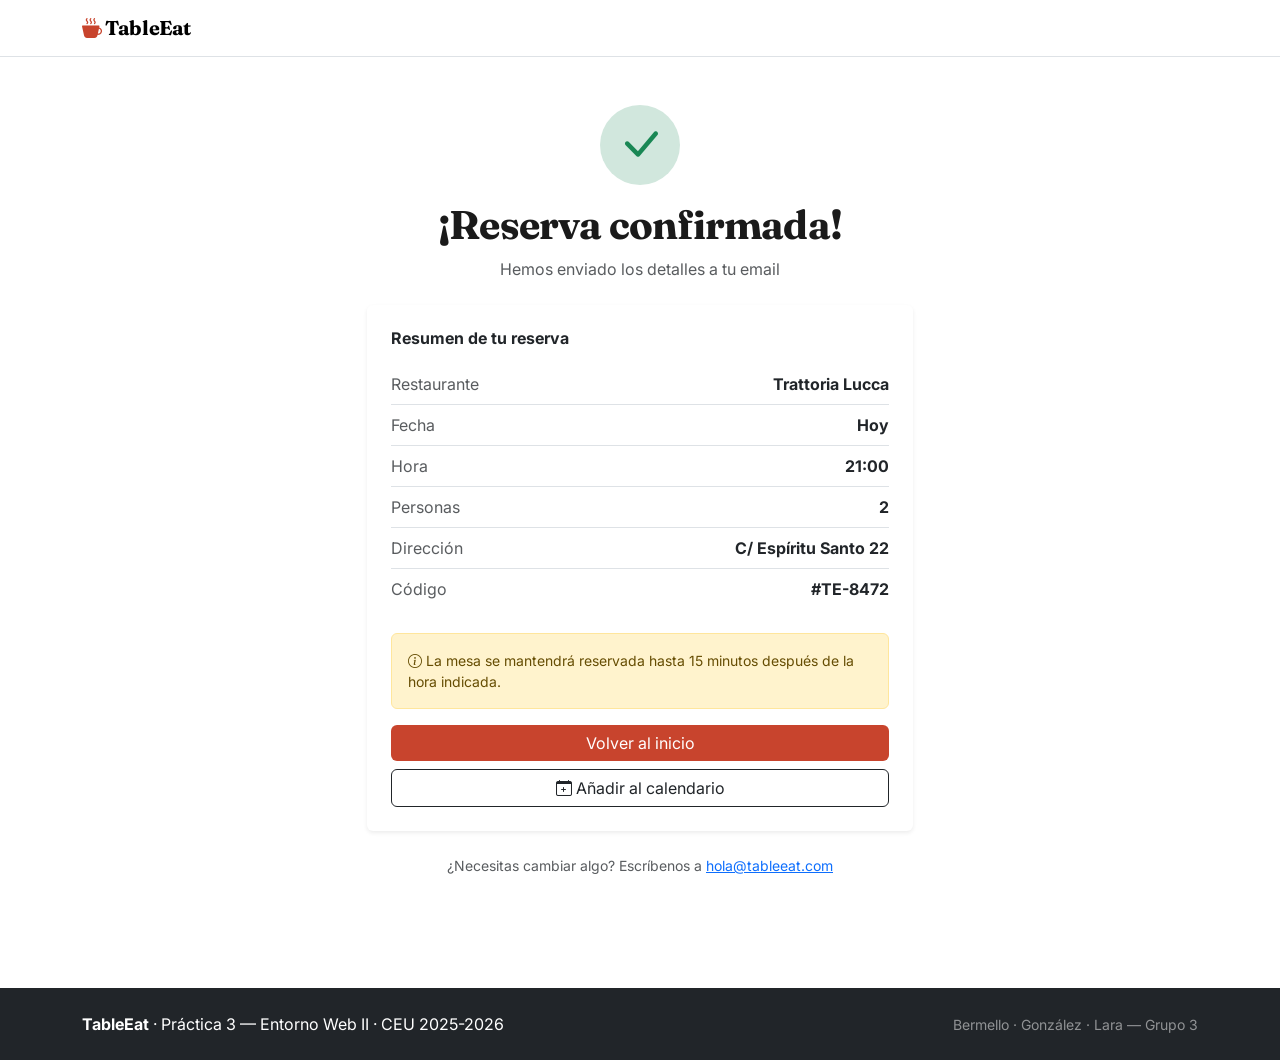
<file: confirmacion.html>
<!DOCTYPE html>
<html lang="es">
<head>
    <meta charset="UTF-8">
    <meta name="viewport" content="width=device-width, initial-scale=1.0">
    <title>Reserva confirmada · TableEat</title>
    <link href="https://cdn.jsdelivr.net/npm/bootstrap@5.3.2/dist/css/bootstrap.min.css" rel="stylesheet">
    <link href="https://cdn.jsdelivr.net/npm/bootstrap-icons@1.11.1/font/bootstrap-icons.css" rel="stylesheet">
    <link href="https://fonts.googleapis.com/css2?family=Fraunces:wght@400;600;900&family=Inter:wght@400;500;600&display=swap" rel="stylesheet">
    <link href="styles.css" rel="stylesheet">
</head>
<body>

<nav class="navbar navbar-expand-lg navbar-light bg-white sticky-top border-bottom">
    <div class="container">
        <a class="navbar-brand fw-bold" href="index.html"><i class="bi bi-cup-hot-fill text-accent"></i> TableEat</a>
    </div>
</nav>

<section class="py-5">
    <div class="container">
        <div class="row justify-content-center">
            <!-- Formulario centrado con col-lg-6 offset-lg-3 -->
            <div class="col-lg-6 col-md-8">

                <div class="text-center mb-4">
                    <div class="confirm-icon mx-auto mb-3"><i class="bi bi-check-lg"></i></div>
                    <h1 class="fw-bold">¡Reserva confirmada!</h1>
                    <p class="text-muted">Hemos enviado los detalles a tu email</p>
                </div>

                <div class="card border-0 shadow-sm p-4">
                    <h6 class="fw-bold mb-3">Resumen de tu reserva</h6>

                    <ul class="list-group list-group-flush mb-4">
                        <li class="list-group-item d-flex justify-content-between px-0"><span class="text-muted">Restaurante</span><strong>Trattoria Lucca</strong></li>
                        <li class="list-group-item d-flex justify-content-between px-0"><span class="text-muted">Fecha</span><strong>Hoy</strong></li>
                        <li class="list-group-item d-flex justify-content-between px-0"><span class="text-muted">Hora</span><strong>21:00</strong></li>
                        <li class="list-group-item d-flex justify-content-between px-0"><span class="text-muted">Personas</span><strong>2</strong></li>
                        <li class="list-group-item d-flex justify-content-between px-0"><span class="text-muted">Dirección</span><strong class="text-end">C/ Espíritu Santo 22</strong></li>
                        <li class="list-group-item d-flex justify-content-between px-0"><span class="text-muted">Código</span><strong>#TE-8472</strong></li>
                    </ul>

                    <!-- Alert (componente Bootstrap) -->
                    <div class="alert alert-warning small mb-3">
                        <i class="bi bi-info-circle"></i> La mesa se mantendrá reservada hasta 15 minutos después de la hora indicada.
                    </div>

                    <div class="d-grid gap-2">
                        <a href="index.html" class="btn btn-accent">Volver al inicio</a>
                        <a href="#" class="btn btn-outline-dark"><i class="bi bi-calendar-plus"></i> Añadir al calendario</a>
                    </div>
                </div>

                <p class="text-center text-muted small mt-4">¿Necesitas cambiar algo? Escríbenos a <a href="mailto:hola@tableeat.com">hola@tableeat.com</a></p>

            </div>
        </div>
    </div>
</section>

<footer class="bg-dark text-white py-4 mt-5"><div class="container"><div class="row align-items-center"><div class="col-md-6"><strong>TableEat</strong> · Práctica 3 — Entorno Web II · CEU 2025-2026</div><div class="col-md-6 text-md-end"><small class="text-white-50">Bermello · González · Lara — Grupo 3</small></div></div></div></footer>

<script src="https://cdn.jsdelivr.net/npm/bootstrap@5.3.2/dist/js/bootstrap.bundle.min.js"></script>
</body>
</html>
</file>
<file: styles.css>
/* TableEat — Personalización sobre Bootstrap 5
   Variables de marca + ajustes mínimos. El grueso visual lo aporta Bootstrap. */

:root {
  --te-accent: #c8442d;
  --te-accent-dark: #a8331f;
  --te-cream: #faf6f0;
  --te-dark: #1a1a1a;
}

body {
  font-family: 'Inter', system-ui, sans-serif;
  color: var(--te-dark);
}

h1, h2, h3, .navbar-brand, .display-3 {
  font-family: 'Fraunces', Georgia, serif;
  letter-spacing: -0.02em;
}

.text-accent { color: var(--te-accent) !important; }
.bg-cream { background-color: var(--te-cream); }

.btn-accent {
  background-color: var(--te-accent);
  color: white;
  border: none;
}
.btn-accent:hover {
  background-color: var(--te-accent-dark);
  color: white;
}

.hero { background: linear-gradient(180deg, #fff 0%, var(--te-cream) 100%); }
.hero-img-wrap { position: relative; }
.hero-floating-card {
  position: absolute;
  bottom: 20px;
  left: -30px;
  max-width: 240px;
}

.status-dot {
  width: 12px;
  height: 12px;
  background: #198754;
  border-radius: 50%;
  box-shadow: 0 0 0 4px rgba(25, 135, 84, 0.2);
  animation: pulse 2s infinite;
}
@keyframes pulse {
  0%, 100% { box-shadow: 0 0 0 4px rgba(25, 135, 84, 0.2); }
  50% { box-shadow: 0 0 0 8px rgba(25, 135, 84, 0.1); }
}

.card-restaurant {
  transition: transform 0.2s, box-shadow 0.2s;
  overflow: hidden;
}
.card-restaurant:hover {
  transform: translateY(-4px);
  box-shadow: 0 10px 30px rgba(0,0,0,0.1) !important;
}
.card-restaurant .card-img-top {
  height: 200px;
  object-fit: cover;
}

.step-icon {
  width: 60px;
  height: 60px;
  border-radius: 50%;
  background: var(--te-cream);
  color: var(--te-accent);
  display: flex;
  align-items: center;
  justify-content: center;
  font-size: 1.8rem;
}

.confirm-icon {
  width: 80px;
  height: 80px;
  border-radius: 50%;
  background: #d1e7dd;
  color: #198754;
  display: flex;
  align-items: center;
  justify-content: center;
  font-size: 3rem;
}

.map-placeholder {
  height: 200px;
  background: var(--te-cream);
  border: 2px dashed #d4cdc1;
  display: flex;
  flex-direction: column;
  align-items: center;
  justify-content: center;
  color: #888;
  text-align: center;
}

.badge {
  font-weight: 500;
  padding: 0.4em 0.7em;
}

.btn-accent:focus { box-shadow: 0 0 0 0.25rem rgba(200, 68, 45, 0.25); }
</file>
